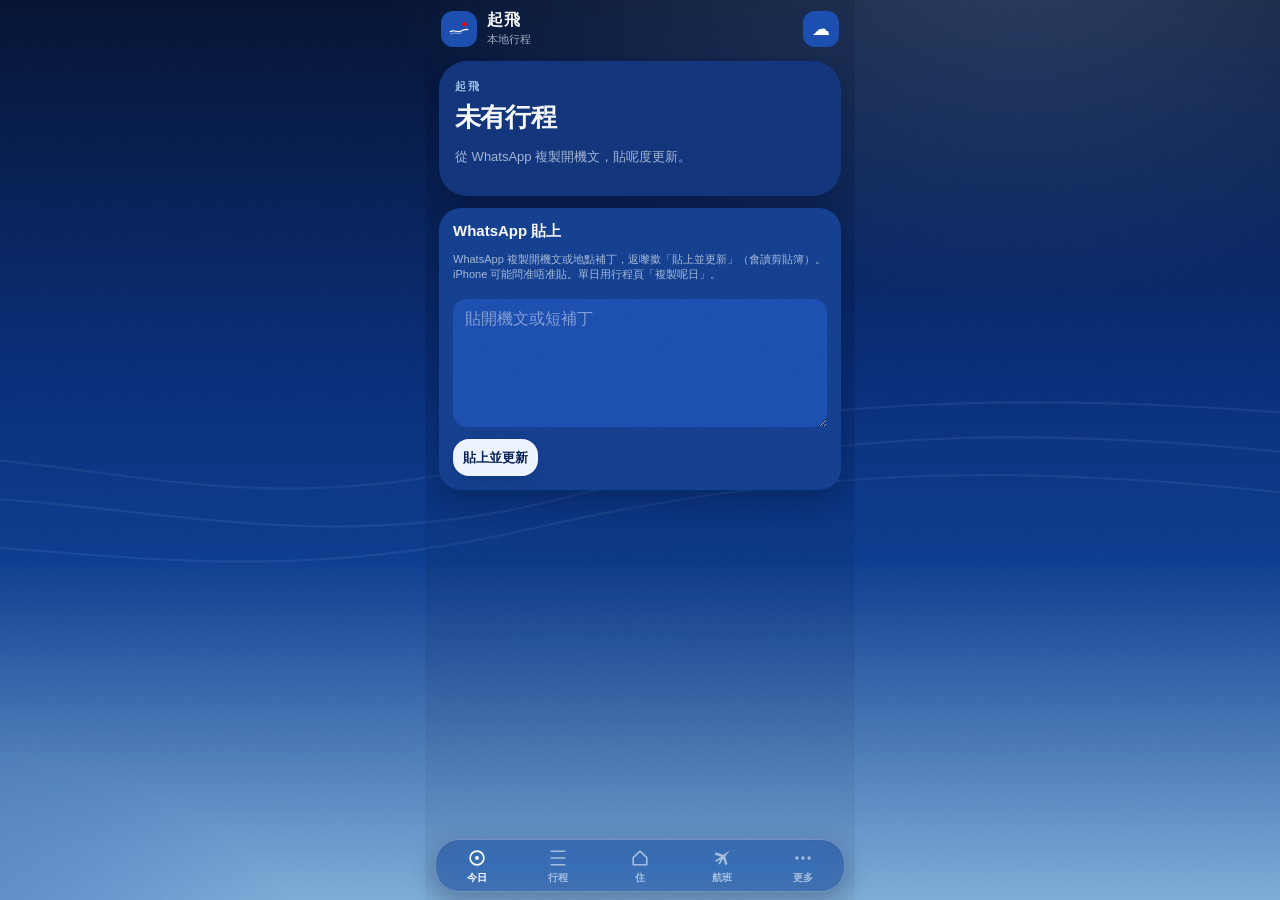
<file: index.html>
<!DOCTYPE html>
<html lang="zh-Hant-HK">
<head>
  <meta charset="UTF-8">
  <meta http-equiv="refresh" content="0;url=./gojp/">
  <meta name="viewport" content="width=device-width, initial-scale=1">
  <title>起飛</title>
  <link rel="canonical" href="https://nik-neural.github.io/gojp/">
</head>
<body>
  <script>location.replace("./gojp/");</script>
  <p><a href="./gojp/">起飛</a></p>
</body>
</html>
</file>
<file: gojp/css/app.css>
:root {
  --japan: #0a2f7a;
  --japan-mid: #1647a8;
  --ash: #9ec0e6;
  --horizon-top: #07183f;
  --horizon-sea: #0c3a86;
  --hinomaru: #e60012;
  --glass: rgba(255, 255, 255, 0.09);
  --glass-2: rgba(255, 255, 255, 0.14);
  --glass-strong: rgba(255, 255, 255, 0.22);
  --stroke: rgba(255, 255, 255, 0.38);
  --stroke-dim: rgba(255, 255, 255, 0.16);
  --text: rgba(255, 255, 255, 0.96);
  --muted: rgba(232, 242, 255, 0.68);
  --shadow: 0 10px 40px rgba(2, 10, 40, 0.35);
  --radius: 22px;
  --safe-top: env(safe-area-inset-top, 0px);
  --safe-bot: env(safe-area-inset-bottom, 0px);
  --tab-h: calc(58px + max(8px, env(safe-area-inset-bottom, 0px)));
  --font: "SF Pro Text", "SF Pro Display", -apple-system, BlinkMacSystemFont, "Hiragino Sans", "PingFang HK", "Noto Sans TC", sans-serif;
}

* { box-sizing: border-box; -webkit-tap-highlight-color: transparent; }
html, body { height: 100%; margin: 0; }
html { background: var(--horizon-top); }
body {
  font-family: var(--font);
  color: var(--text);
  background:
    radial-gradient(1200px 700px at 80% -10%, rgba(158, 192, 230, 0.28), transparent 55%),
    radial-gradient(900px 500px at -10% 110%, rgba(22, 71, 168, 0.55), transparent 50%),
    linear-gradient(180deg, #061433 0%, #0a2f7a 42%, #0d3d8f 62%, #7eadd8 100%);
  min-height: 100%;
  overflow: hidden;
}
body::before {
  content: "";
  position: fixed;
  inset: 0;
  pointer-events: none;
  background:
    url("data:image/svg+xml;utf8,<svg xmlns='http://www.w3.org/2000/svg' width='1200' height='800' viewBox='0 0 1200 800'><g fill='none' stroke='%23ffffff' stroke-opacity='0.07' stroke-width='1.4'><path d='M-20 430 C 180 390, 280 470, 480 430 S 820 360, 1220 410'/><path d='M-20 455 C 200 420, 340 500, 540 450 S 860 390, 1220 440'/><path d='M-20 480 C 160 460, 300 520, 520 470 S 900 420, 1220 470'/></g></svg>")
    center 58% / 140% no-repeat;
  mix-blend-mode: screen;
  opacity: 0.9;
}
body::after {
  content: "";
  position: fixed;
  inset: 0;
  pointer-events: none;
  background-image: url("data:image/svg+xml;utf8,<svg xmlns='http://www.w3.org/2000/svg' width='140' height='140'><filter id='n'><feTurbulence type='fractalNoise' baseFrequency='0.85' numOctaves='2' stitchTiles='stitch'/><feColorMatrix values='0 0 0 0 1  0 0 0 0 1  0 0 0 0 1  0 0 0 0.05 0'/></filter><rect width='100%' height='100%' filter='url(%23n)'/></svg>");
  opacity: 0.18;
  mix-blend-mode: overlay;
}

#app {
  height: 100%;
  width: min(430px, 100%);
  margin: 0 auto;
  display: flex;
  flex-direction: column;
  position: relative;
  background: linear-gradient(180deg, rgba(6, 20, 51, 0.18), rgba(6, 20, 51, 0.04));
}
@media (display-mode: standalone), (display-mode: fullscreen) {
  html, body, #app {
    height: 100vh;
    height: 100dvh;
    min-height: 100vh;
    min-height: -webkit-fill-available;
  }
}
html.standalone, html.standalone body, html.standalone #app {
  height: 100vh;
  height: 100dvh;
  min-height: 100vh;
  min-height: -webkit-fill-available;
}
/* iOS 27 主畫面會對貼住頂邊嘅 fixed 半透明層加玻璃模糊，蓋住頂欄。
   Safari 分頁個狀態列喺網頁外，所以冇。頂欄改實色，波浪唔好伸到最上 12px。 */
@media (display-mode: standalone) {
  body::before,
  body::after { top: 12px; }
}
html.standalone body::before,
html.standalone body::after { top: 12px; }

.glass {
  background: #15408f;
  border: 0;
  box-shadow: 0 10px 28px rgba(2, 10, 40, 0.28);
  position: relative;
  overflow: hidden;
}
.glass::before { content: none; }

.topbar {
  padding: calc(10px + var(--safe-top)) 16px 10px;
  display: flex;
  align-items: center;
  gap: 10px;
  z-index: 5;
}
@media (display-mode: standalone) {
  .topbar {
    position: sticky;
    top: 0;
    z-index: 8;
    background-color: #061433;
    width: calc(100% + 24px);
    margin-left: -12px;
    margin-right: -12px;
    padding-left: 28px;
    padding-right: 28px;
  }
}
html.standalone .topbar {
  position: sticky;
  top: 0;
  z-index: 8;
  background-color: #061433;
  width: calc(100% + 24px);
  margin-left: -12px;
  margin-right: -12px;
  padding-left: 28px;
  padding-right: 28px;
}
.brand {
  display: flex; align-items: center; gap: 10px; min-width: 0; flex: 1;
}
.mark {
  width: 36px; height: 36px; border-radius: 12px;
  background: #1d4fb0;
  border: 0;
  display: grid; place-items: center;
  flex: none;
}
.mark svg { width: 22px; height: 22px; }
.brand h1 {
  margin: 0; font-size: 16px; letter-spacing: 0.04em; font-weight: 700;
}
.brand p { margin: 1px 0 0; font-size: 11px; color: var(--muted); }
.chip-row { display: flex; gap: 6px; flex-wrap: wrap; }

.wx-wrap { position: relative; flex: none; }
.wx-btn {
  width: 36px; height: 36px; border-radius: 12px; border: 0;
  background: #1d4fb0; color: #fff;
  display: grid; place-items: center;
  font-size: 18px; line-height: 1; cursor: pointer;
  position: relative;
}
.wx-dot {
  display: none; position: absolute; top: 5px; right: 5px;
  width: 8px; height: 8px; border-radius: 50%; background: #e60012;
}
.wx-dot.on { display: block; }
.wx-pop {
  display: none;
  position: absolute; right: 0; top: calc(100% + 8px);
  width: min(260px, 70vw);
  background: #12357c;
  color: #fff;
  border-radius: 16px;
  padding: 12px;
  box-shadow: 0 12px 32px rgba(2, 10, 40, 0.4);
  z-index: 30;
}
.wx-pop.on { display: block; }
.wx-h { font-weight: 750; font-size: 14px; margin-bottom: 4px; }
.wx-alert {
  margin-top: 8px; padding: 8px 10px; border-radius: 10px;
  background: rgba(230, 0, 18, 0.22); font-size: 12px; line-height: 1.4;
}
.wx-link {
  display: block; margin-top: 8px; color: #cfe4ff;
  font-size: 12px; font-weight: 700; text-decoration: none;
}

.pwx {
  margin: 10px 0 2px;
  padding: 10px 12px;
  border-radius: 14px;
  background: rgba(255, 255, 255, 0.08);
}
.pwx-temp { font-weight: 750; font-size: 14px; }
.pwx-slot { display: inline-flex; align-items: center; }
.block .pwx-slot, .menu .pwx-slot { display: block; margin: 4px 0 2px; }
.pwx-chip {
  font-size: 11px;
  font-weight: 700;
  padding: 6px 10px;
  border-radius: 999px;
  background: rgba(255, 255, 255, 0.12);
  color: #fff;
  white-space: nowrap;
}
.pwx-chip.muted { opacity: 0.55; font-weight: 600; }

.pill {
  border: 0;
  background: #1d4fb0;
  color: var(--text);
  border-radius: 999px;
  padding: 6px 10px;
  font-size: 11px;
  font-weight: 600;
}
.pill.live { background: rgba(230, 0, 18, 0.18); border-color: rgba(255,180,180,0.45); }
.pill.ok { background: rgba(90, 210, 160, 0.16); }
.pill.warn { background: rgba(255, 196, 72, 0.16); }

#view {
  flex: 1;
  overflow: auto;
  padding: 4px 14px calc(var(--tab-h) + 18px);
  -webkit-overflow-scrolling: touch;
}

.hero {
  border-radius: 28px;
  padding: 18px 16px 16px;
  margin-bottom: 12px;
  background: #12357c;
}
.kicker { font-size: 11px; letter-spacing: 0.16em; text-transform: uppercase; color: var(--ash); font-weight: 700; }
.hero h2 { margin: 6px 0 4px; font-size: 26px; letter-spacing: -0.03em; font-weight: 750; }
.hero.plan-hero h2 {
  font-size: 18px;
  letter-spacing: 0;
  line-height: 1.3;
  font-weight: 750;
}
.hero .sub { color: var(--muted); font-size: 13px; line-height: 1.45; }
.countdown {
  display: flex;
  flex-wrap: nowrap;
  gap: 6px;
  margin-top: 14px;
}
.cd {
  flex: 1;
  min-width: 0;
  text-align: center;
  padding: 10px 2px;
  border-radius: 16px;
  background: #1a469c;
  border: 0;
}
.cd b {
  display: block;
  font-size: 20px;
  font-variant-numeric: tabular-nums;
  line-height: 1.2;
  min-height: 24px;
  white-space: nowrap;
}
.cd span { font-size: 10px; color: var(--muted); }

.card {
  border-radius: var(--radius);
  padding: 14px;
  margin-bottom: 10px;
}
.card h3 { margin: 0 0 8px; font-size: 15px; }
.row {
  display: flex; align-items: center; justify-content: space-between; gap: 8px;
}
.muted { color: var(--muted); font-size: 12px; line-height: 1.45; }
.tiny { font-size: 11px; color: var(--muted); }

.tier {
  font-size: 10px; font-weight: 800; letter-spacing: 0.04em;
  padding: 3px 7px; border-radius: 999px;
  border: 0;
  background: #1d4fb0;
}
.tier.t1 { background: rgba(90, 210, 160, 0.18); }
.tier.t2 { background: rgba(255, 196, 72, 0.16); }
.tier.t3 { background: rgba(158, 192, 230, 0.16); }
.badge-hard {
  font-size: 10px; font-weight: 800; color: #fff;
  background: rgba(230, 0, 18, 0.78);
  padding: 3px 7px; border-radius: 999px;
}

.timeline { position: relative; padding-left: 18px; }
.timeline::before {
  content: ""; position: absolute; left: 5px; top: 6px; bottom: 6px;
  width: 1px; background: linear-gradient(#fff, rgba(255,255,255,0.05));
  opacity: 0.35;
}
.block {
  position: relative;
  padding: 10px 0 14px 8px;
}
.block::before {
  content: "";
  position: absolute; left: -16px; top: 16px;
  width: 9px; height: 9px; border-radius: 50%;
  background: #fff;
  box-shadow: 0 0 0 4px rgba(255,255,255,0.15);
}
.block.is-hard::before { background: var(--hinomaru); }
.block.done { opacity: 0.55; }
.block .when {
  font-variant-numeric: tabular-nums;
  font-size: 12px; font-weight: 700; color: var(--ash);
}
.block .title { font-size: 15px; font-weight: 700; margin: 2px 0; }
.block.cancelled .title { text-decoration: line-through; opacity: 0.7; }

.navpair {
  display: grid;
  grid-template-columns: 1fr 10px 1fr;
  gap: 0;
  margin-top: 10px;
  align-items: stretch;
}
.navpair > .btn { width: 100%; }
.nav-gap { display: block; min-width: 10px; }
.btn {
  appearance: none; border: 0;
  color: #062056;
  background: #eef4ff;
  border-radius: 16px;
  padding: 12px 10px;
  font-weight: 750;
  font-size: 13px;
  line-height: 1;
  box-shadow: 0 6px 16px rgba(0, 20, 80, 0.18);
  cursor: pointer;
  text-align: center;
  text-decoration: none;
  display: flex;
  align-items: center;
  justify-content: center;
  gap: 6px;
}
.btn.ghost {
  background: #1d4fb0;
  color: var(--text);
  box-shadow: none;
  border: 0;
}
.logo { width: 16px; height: 16px; flex: none; display: block; }
.nav-lab { line-height: 1; display: inline-block; }
.btn.google {
  background: #fff;
  color: #111;
  box-shadow: 0 6px 16px rgba(0, 20, 80, 0.18);
}
.btn.apple {
  background: #111;
  color: #fff;
  box-shadow: 0 6px 16px rgba(0, 0, 0, 0.28);
}
.btn.apple .logo { transform: translateY(-1px); color: #fff; }
.btn.wa {
  background: linear-gradient(180deg, #25d366, #1ebe57);
  color: white;
  box-shadow: none;
}
.btn.danger {
  background: linear-gradient(180deg, #ff5a5a, #e60012);
  color: white;
}
.btn.small { padding: 9px 10px; font-size: 12px; border-radius: 14px; }
.hint { margin-top: 6px; font-size: 11px; color: var(--muted); text-align: center; }

.pass {
  border-radius: 24px;
  padding: 0;
  overflow: hidden;
  margin-bottom: 12px;
}
.pass .hd, .pass .bd { padding: 14px 16px; }
.pass .hd {
  display: flex; justify-content: space-between; align-items: flex-start;
  background: #12357c;
}
.pass .airline { font-size: 11px; letter-spacing: 0.14em; font-weight: 800; }
.pass .no { font-size: 28px; font-weight: 800; letter-spacing: 0.02em; }
.route {
  display: grid; grid-template-columns: 1fr auto 1fr; align-items: center; gap: 8px;
  margin-top: 8px;
}
.route .code { font-size: 28px; font-weight: 800; }
.route .city { font-size: 11px; color: var(--muted); }
.route .mid { font-size: 11px; opacity: 0.8; text-align: center; }
.meta-grid {
  display: grid; grid-template-columns: 1fr 1fr; gap: 10px 12px; margin-top: 12px;
}
.meta-grid .k { font-size: 10px; color: var(--muted); letter-spacing: 0.08em; }
.meta-grid .v { font-size: 14px; font-weight: 700; }

.daychip {
  display: flex; gap: 8px; flex-wrap: wrap; padding: 2px 0 12px;
}
.daychip::-webkit-scrollbar { display: none; }
.daychip a, .daychip button {
  flex: none;
  border: 0;
  background: #1d4fb0;
  color: var(--text);
  border-radius: 16px;
  padding: 8px 12px;
  font-size: 12px;
  font-weight: 700;
}
.daychip .on {
  background: rgba(255,255,255,0.88);
  color: #0a2f7a;
}

.stay-bar {
  display: flex; gap: 4px; margin: 12px 0 2px;
  align-items: stretch;
}
.stay-bar button {
  flex: 1;
  min-width: 0;
  display: flex;
  flex-direction: column;
  align-items: center;
  justify-content: center;
  gap: 2px;
  min-height: 44px;
  height: auto;
  border-radius: 14px;
  border: 0;
  background: rgba(255,255,255,0.16);
  padding: 6px 2px;
  cursor: pointer;
  color: #0a2f7a;
  line-height: 1.1;
}
.stay-bar .stay-md { font-size: 11px; font-weight: 800; letter-spacing: -0.03em; }
.stay-bar .stay-dow { font-size: 10px; font-weight: 700; opacity: 0.72; }
.stay-bar .beppu,
.stay-bar .taisho,
.stay-bar .jonly { background: #9ec0e6; color: #0a2f7a; }
.stay-bar button.on {
  background: #fff;
  color: #0a2f7a;
  box-shadow: none;
  transform: none;
}
.stay-bar button.on .stay-dow { opacity: 0.72; color: #0a2f7a; }
.stay-add {
  flex: none;
  width: 36px;
  min-height: 44px;
  border-radius: 14px;
  background: #1d4fb0;
  color: #fff;
  font-size: 18px;
  font-weight: 700;
  padding: 0;
}

.list-item {
  display: flex; gap: 12px; align-items: flex-start;
  padding: 12px 0;
  border-bottom: 1px solid rgba(255,255,255,0.08);
}
.list-item:last-child { border-bottom: 0; }
.ico {
  width: 36px; height: 36px; border-radius: 12px;
  display: grid; place-items: center;
  background: rgba(255,255,255,0.12);
  flex: none;
  font-size: 18px;
  line-height: 1;
}

.tabs {
  position: absolute; left: 10px; right: 10px;
  bottom: max(8px, env(safe-area-inset-bottom, 0px));
  border-radius: 24px;
  display: grid; grid-template-columns: repeat(5, 1fr);
  z-index: 20;
  background: rgba(13, 44, 114, 0.42);
  border: 1px solid rgba(255, 255, 255, 0.22);
  box-shadow:
    0 8px 24px rgba(2, 10, 40, 0.28),
    inset 0 1px 0 rgba(255, 255, 255, 0.28);
  backdrop-filter: blur(18px) saturate(160%);
  -webkit-backdrop-filter: blur(18px) saturate(160%);
  isolation: isolate;
}
.tabs button {
  appearance: none; background: none; border: 0; color: rgba(255,255,255,0.55);
  padding: 8px 0 6px; font-size: 10px; font-weight: 700;
  display: flex; flex-direction: column; align-items: center; justify-content: center;
  gap: 2px; text-align: center;
}
.tabs button.on { color: #fff; }
.tabs .ic {
  width: 22px; height: 22px; flex: none; line-height: 0;
  display: flex; align-items: center; justify-content: center;
}
.tabs .ic svg { width: 22px; height: 22px; display: block; }

.sheet {
  position: absolute; inset: 0; z-index: 40;
  background: rgba(4, 12, 36, 0.42);
  display: none;
  align-items: flex-end;
}
.sheet.on { display: flex; }
.sheet .panel {
  width: 100%;
  max-height: 86vh;
  border-radius: 28px 28px 0 0;
  padding: 10px 16px calc(20px + var(--safe-bot));
  overflow: auto;
}
.handle {
  width: 42px; height: 5px; border-radius: 99px;
  background: rgba(255,255,255,0.35); margin: 4px auto 12px;
}

.toast {
  position: absolute; left: 50%; bottom: calc(var(--tab-h) + 12px);
  transform: translateX(-50%) translateY(20px);
  opacity: 0; pointer-events: none;
  transition: 0.25s ease;
  z-index: 50;
  padding: 10px 14px; border-radius: 999px; font-size: 13px; font-weight: 700;
}
.toast.on { opacity: 1; transform: translateX(-50%) translateY(0); }

.gate {
  position: absolute; inset: 0; z-index: 60;
  display: none; place-items: center; padding: 22px;
  background: rgba(4, 12, 40, 0.42);
  backdrop-filter: blur(18px) saturate(160%);
  -webkit-backdrop-filter: blur(18px) saturate(160%);
}
.gate.on { display: grid; }
.gate .box {
  width: 100%;
  border-radius: 28px;
  padding: 22px;
  background: linear-gradient(180deg, rgba(255,255,255,0.38), rgba(20, 48, 110, 0.42));
}
.gate h2 { margin: 0 0 8px; }
.choice { display: grid; gap: 8px; margin-top: 14px; }
.choice-row {
  display: grid;
  grid-template-columns: 1fr 1fr;
  gap: 12px;
  margin-top: 10px;
}

.check {
  display: flex; align-items: flex-start; gap: 10px; padding: 8px 0;
}
.check input { margin-top: 3px; accent-color: #fff; width: 18px; height: 18px; }

.field {
  width: 100%;
  border: 0;
  background: #1d4fb0;
  color: #fff;
  border-radius: 14px;
  padding: 10px 12px;
  font: inherit;
  margin-top: 6px;
}
.menu {
  display: flex; align-items: center; gap: 12px;
  padding: 14px 4px;
  border-bottom: 1px solid rgba(255,255,255,0.08);
  width: 100%;
  background: none; color: inherit; text-align: left;
  border-left: 0; border-right: 0; border-top: 0;
  font: inherit; cursor: pointer;
}
.menu:last-child { border-bottom: 0; }
.menu .go { margin-left: auto; opacity: 0.55; font-size: 18px; }
.page-head {
  display: flex; align-items: center; gap: 10px; margin-bottom: 12px;
}
.page-head button {
  border: 0; background: #1d4fb0; color: #fff;
  border-radius: 12px; padding: 8px 12px; font-weight: 700;
}
.edit-block {
  padding: 12px 0;
  border-bottom: 1px solid rgba(255,255,255,0.08);
}
.edit-block .field { margin-top: 6px; }
.time-wheel {
  display: flex;
  align-items: center;
  gap: 8px;
  margin-top: 6px;
}
.time-wheel .field {
  margin-top: 0;
  flex: 1;
  min-width: 0;
}
.time-colon {
  font-weight: 800;
  font-size: 18px;
  color: var(--ash);
  flex: none;
}
.kill-day {
  margin-top: 12px;
  color: #ffc4c4;
}
select.field {
  appearance: none;
  padding-right: 28px;
}
.edit-flags { gap: 8px; margin-top: 8px; align-items: stretch; }
.edit-flags .field {
  margin-top: 0;
  width: auto;
  flex: 1;
  height: 42px;
}
.hard-toggle {
  display: flex; align-items: center; gap: 8px;
  height: 42px; padding: 0 12px;
  border-radius: 14px;
  background: #1d4fb0;
  color: #fff;
  font-size: 13px; font-weight: 700;
  cursor: pointer; flex: none;
}
.hard-toggle input {
  appearance: none;
  width: 18px; height: 18px;
  border-radius: 5px;
  background: #0a2f7a;
  margin: 0;
  position: relative;
}
.hard-toggle input:checked {
  background: #e60012;
}
.hard-toggle input:checked::after {
  content: "";
  position: absolute; inset: 4px;
  border-radius: 2px;
  background: #fff;
}
.hard-toggle:has(input:checked) {
  background: rgba(230, 0, 18, 0.35);
}
.del-block { height: 42px; padding: 0 14px; display: grid; place-items: center; }
.field::placeholder { color: rgba(255,255,255,0.45); }

.seg {
  display: grid; grid-template-columns: 1fr 1fr; gap: 6px;
  background: rgba(255,255,255,0.08);
  padding: 4px; border-radius: 16px; margin: 8px 0 12px;
}
.seg button {
  border: 0; background: transparent; color: var(--muted);
  border-radius: 12px; padding: 8px; font-weight: 700; font-size: 13px;
}
.seg button.on {
  background: rgba(255,255,255,0.9); color: #0a2f7a;
}
.install { display: grid; gap: 14px; margin-top: 8px; }
.install-step {
  display: flex; align-items: flex-start; gap: 12px;
}
.install-ico {
  width: 40px; height: 40px; border-radius: 12px;
  background: #1d4fb0;
  display: grid; place-items: center;
  font-size: 18px; font-weight: 800; flex: none;
}
.install-step b { display: block; font-size: 16px; }
.install-step .muted { font-size: 13px; margin-top: 2px; }

.hidden { display: none !important; }
.strike { text-decoration: line-through; opacity: 0.65; }

@media (prefers-reduced-motion: reduce) {
  * { transition: none !important; animation: none !important; }
}
</file>
